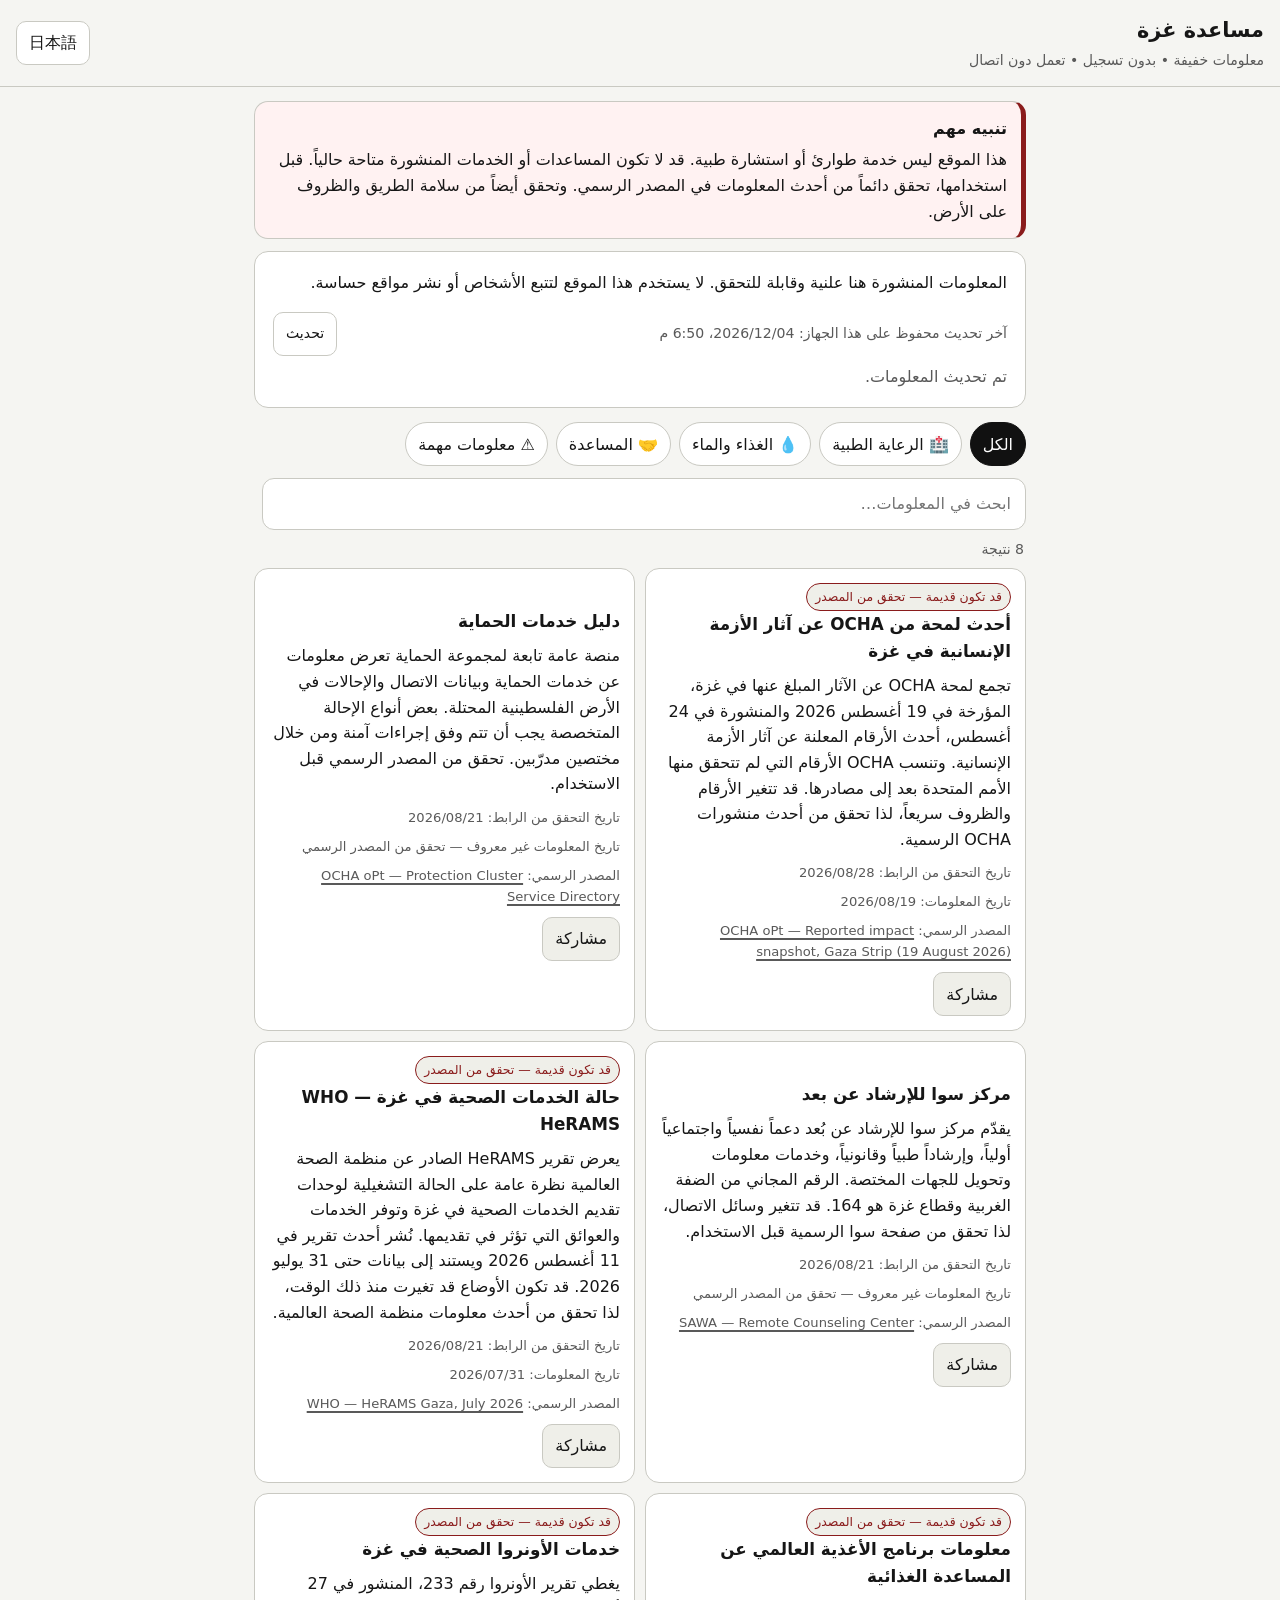
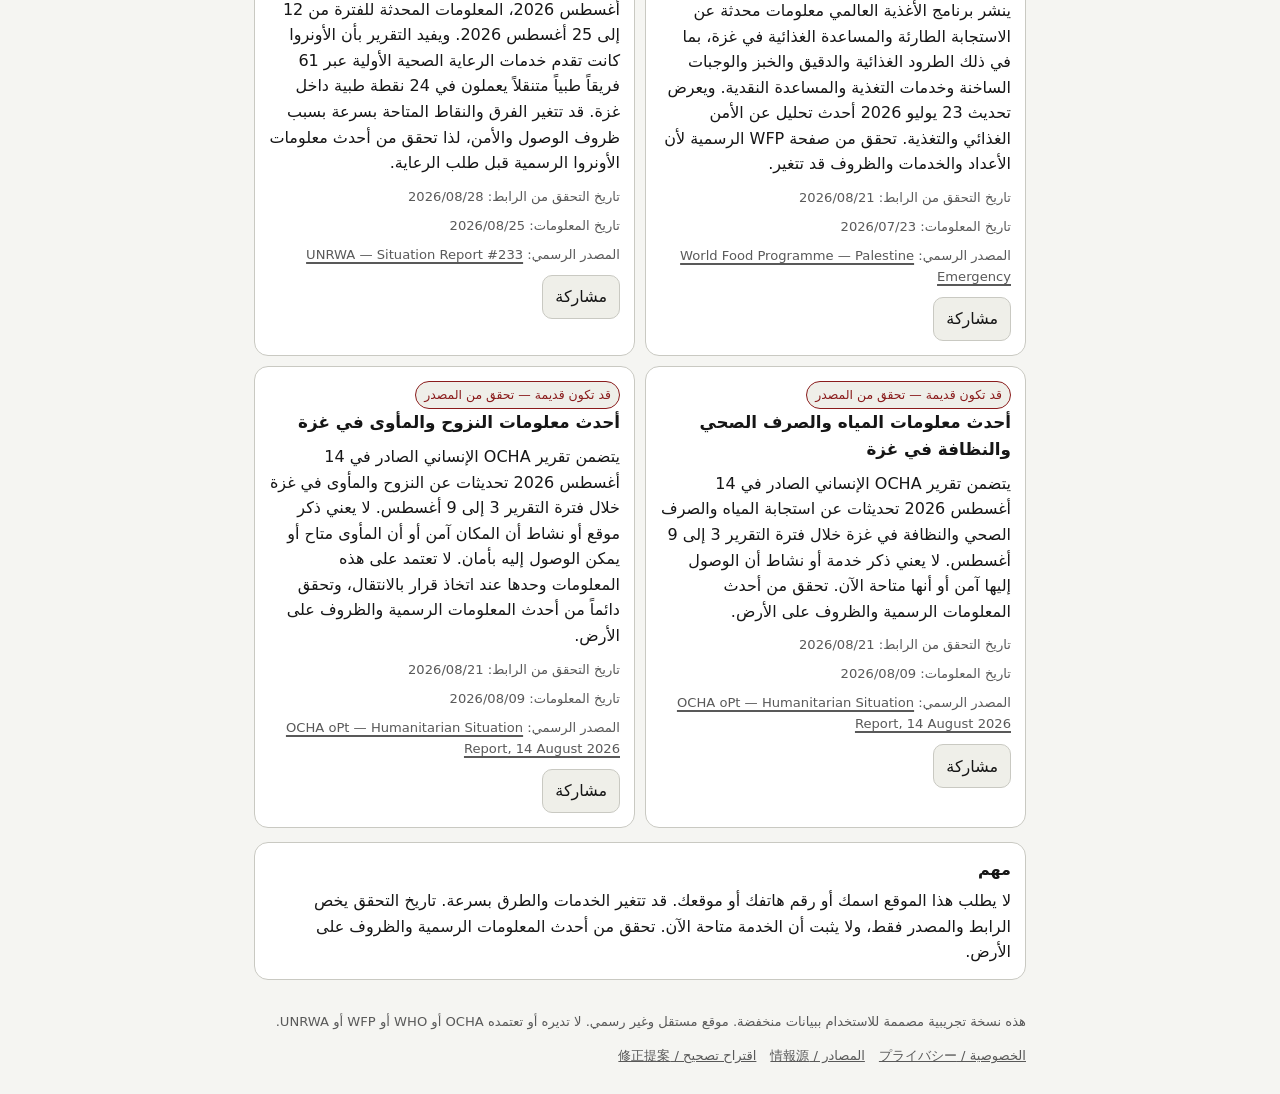
<file: index.html>
<!doctype html>
<html lang="ar" dir="rtl">
<head>
  <meta charset="utf-8">
  <meta name="viewport" content="width=device-width,initial-scale=1,viewport-fit=cover">
  <meta name="theme-color" content="#111111">
  <meta name="description" content="معلومات إنسانية عامة من مصادر رسمية لمساعدة الأشخاص المتأثرين بالأزمة في غزة.">
  <meta name="referrer" content="no-referrer">
  <meta http-equiv="Content-Security-Policy" content="default-src 'self'; script-src 'self'; style-src 'self'; img-src 'self'; connect-src 'self'; manifest-src 'self'; base-uri 'none'; form-action 'self'">
  <link rel="manifest" href="manifest.webmanifest">
  <link rel="icon" href="icon.svg" type="image/svg+xml">
  <link rel="stylesheet" href="styles.css">
  <title>مساعدة غزة</title>
</head>
<body>
  <a class="skip-link" href="#content">انتقل إلى المحتوى / 本文へ</a>
  <header class="topbar">
    <div><h1>مساعدة غزة</h1><p class="subtitle">معلومات خفيفة • بدون تسجيل • تعمل دون اتصال</p></div>
    <button id="langBtn" class="small-btn" type="button" aria-label="تغيير اللغة">日本語</button>
  </header>
  <main id="content">
    <noscript><section class="notice">يلزم JavaScript لعرض المعلومات. افتح صفحة المصادر أدناه. / 情報表示にはJavaScriptが必要です。下の情報源ページをご覧ください。</section></noscript>
    <section class="urgent" aria-labelledby="urgentTitle">
      <h2 id="urgentTitle">تنبيه مهم</h2>
      <p id="urgentText">هذا الموقع ليس خدمة طوارئ أو استشارة طبية. قد لا تكون المساعدات أو الخدمات المنشورة متاحة حالياً. قبل استخدامها، تحقق دائماً من أحدث المعلومات في المصدر الرسمي. وتحقق أيضاً من سلامة الطريق والظروف على الأرض.</p>
    </section>
    <section class="notice" id="offlineNotice" hidden aria-live="polite"><strong></strong> <span></span></section>
    <section class="hero">
      <p id="heroText">المعلومات المنشورة هنا علنية وقابلة للتحقق. لا يستخدم هذا الموقع لتتبع الأشخاص أو نشر مواقع حساسة.</p>
      <div class="meta-row"><span id="lastSync">—</span><button id="refreshBtn" class="small-btn" type="button">تحديث</button></div>
      <p id="freshnessSummary" class="freshness-summary" aria-live="polite"></p>
      <p id="statusMessage" class="status" role="status" aria-live="polite"></p>
    </section>
    <nav class="categories" aria-label="الفئات">
      <button class="cat active" type="button" data-category="all" aria-pressed="true">الكل</button>
      <button class="cat" type="button" data-category="medical" aria-pressed="false">🏥 الرعاية الطبية</button>
      <button class="cat" type="button" data-category="food" aria-pressed="false">💧 الغذاء والماء</button>
      <button class="cat" type="button" data-category="aid" aria-pressed="false">🤝 المساعدة</button>
      <button class="cat" type="button" data-category="important" aria-pressed="false">⚠️ معلومات مهمة</button>
    </nav>
    <div class="search-wrap"><label id="searchLabel" for="searchInput" class="visually-hidden">البحث</label><input id="searchInput" type="search" placeholder="ابحث في المعلومات…" autocomplete="off"><button id="clearSearchBtn" class="clear-search" type="button" hidden>مسح البحث</button></div>
    <p id="resultCount" class="result-count" aria-live="polite"></p>
    <section id="cards" class="cards" aria-labelledby="resultCount" aria-busy="true"></section>
    <section class="safety"><h2>مهم</h2><p></p></section>
  </main>
  <footer><p></p><nav class="footer-links" aria-label="روابط إضافية"><a href="privacy.html">الخصوصية / プライバシー</a><a href="sources.html">المصادر / 情報源</a><a href="https://github.com/chr03052-debug/gaza-help/issues/new/choose" rel="noreferrer">اقتراح تصحيح / 修正提案</a></nav></footer>
  <script src="app.js" defer></script>
</body>
</html>
</file>
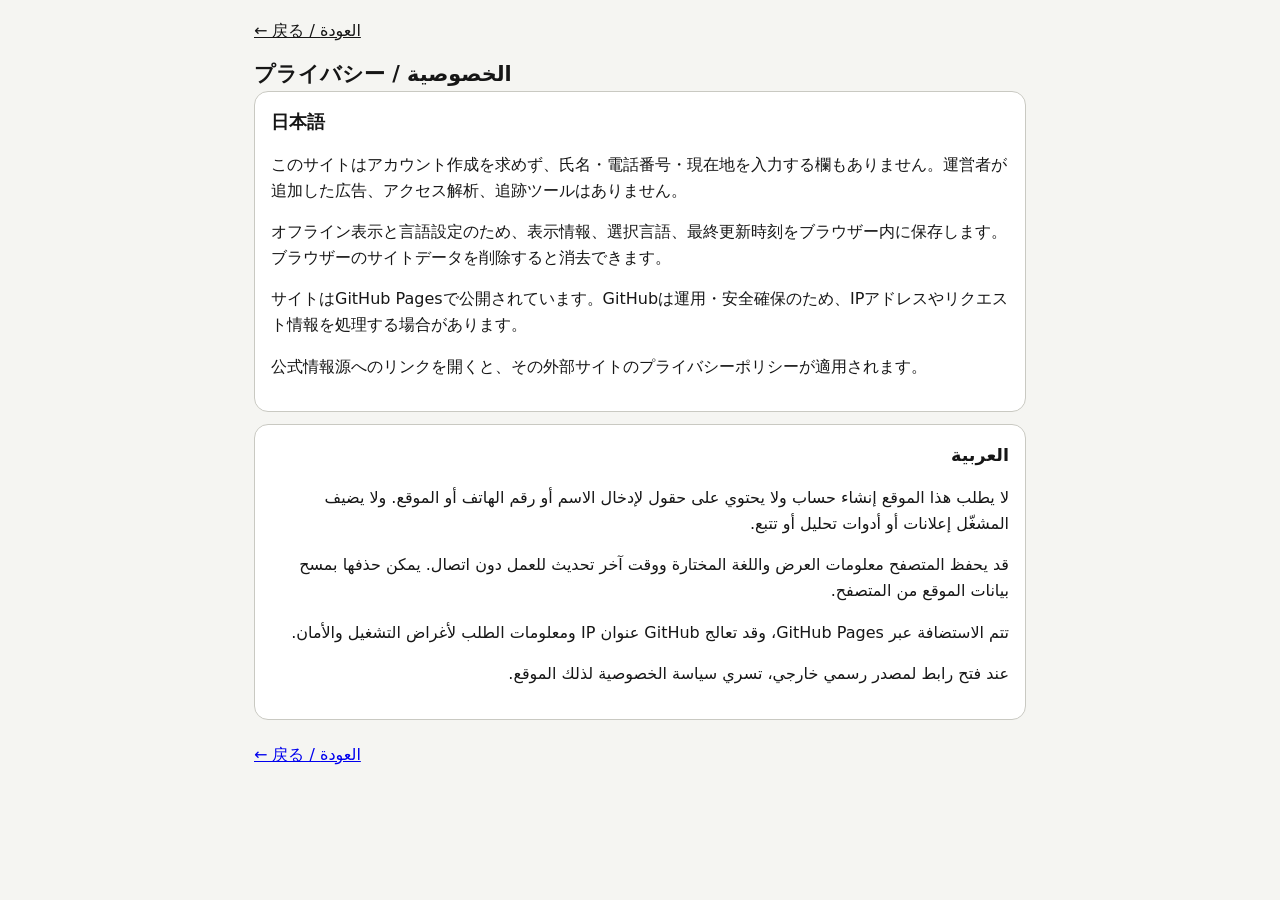
<file: privacy.html>
<!doctype html>
<html lang="ja">
<head>
  <meta charset="utf-8">
  <meta name="viewport" content="width=device-width,initial-scale=1">
  <meta name="referrer" content="no-referrer">
  <meta http-equiv="Content-Security-Policy" content="default-src 'self'; style-src 'self'; img-src 'self'; base-uri 'none'; form-action 'self'">
  <title>プライバシー / الخصوصية</title>
  <link rel="stylesheet" href="styles.css">
</head>
<body>
  <a class="skip-link" href="#content">本文へ / انتقل إلى المحتوى</a>
  <header class="page-header"><a href="./">← 戻る / العودة</a></header>
  <main id="content" class="page-content">
    <h1>プライバシー / الخصوصية</h1>
    <section class="language-block" lang="ja">
      <h2>日本語</h2>
      <p>このサイトはアカウント作成を求めず、氏名・電話番号・現在地を入力する欄もありません。運営者が追加した広告、アクセス解析、追跡ツールはありません。</p>
      <p>オフライン表示と言語設定のため、表示情報、選択言語、最終更新時刻をブラウザー内に保存します。ブラウザーのサイトデータを削除すると消去できます。</p>
      <p>サイトはGitHub Pagesで公開されています。GitHubは運用・安全確保のため、IPアドレスやリクエスト情報を処理する場合があります。</p>
      <p>公式情報源へのリンクを開くと、その外部サイトのプライバシーポリシーが適用されます。</p>
    </section>
    <section class="language-block" lang="ar" dir="rtl">
      <h2>العربية</h2>
      <p>لا يطلب هذا الموقع إنشاء حساب ولا يحتوي على حقول لإدخال الاسم أو رقم الهاتف أو الموقع. ولا يضيف المشغّل إعلانات أو أدوات تحليل أو تتبع.</p>
      <p>قد يحفظ المتصفح معلومات العرض واللغة المختارة ووقت آخر تحديث للعمل دون اتصال. يمكن حذفها بمسح بيانات الموقع من المتصفح.</p>
      <p>تتم الاستضافة عبر GitHub Pages، وقد تعالج GitHub عنوان IP ومعلومات الطلب لأغراض التشغيل والأمان.</p>
      <p>عند فتح رابط لمصدر رسمي خارجي، تسري سياسة الخصوصية لذلك الموقع.</p>
    </section>
    <a class="back-link" href="./">← 戻る / العودة</a>
  </main>
</body>
</html>
</file>
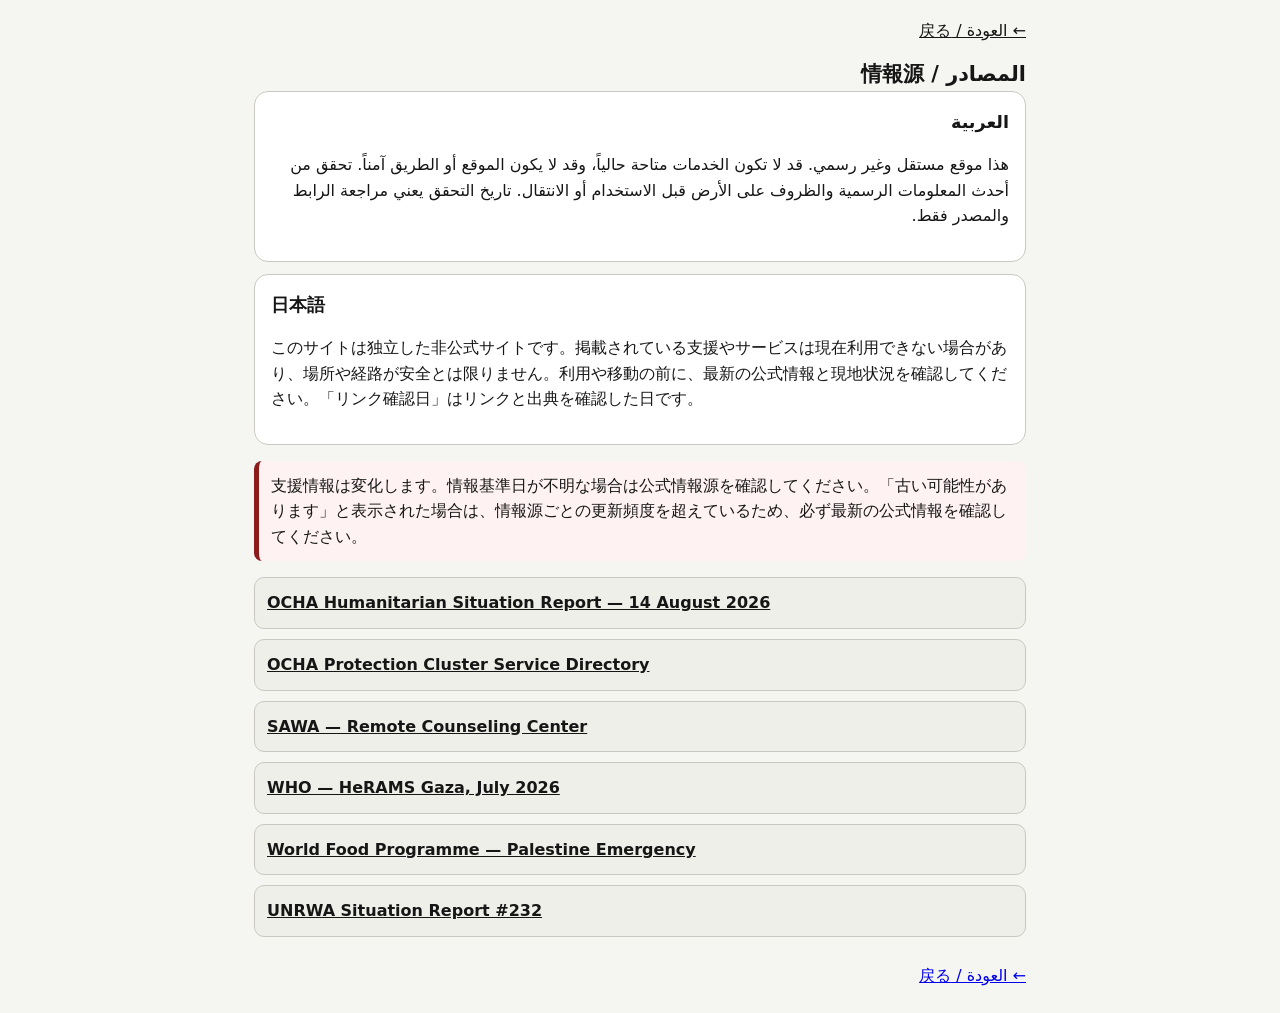
<file: sources.html>
<!doctype html>
<html lang="ar" dir="rtl">
<head>
  <meta charset="utf-8">
  <meta name="viewport" content="width=device-width,initial-scale=1">
  <meta name="referrer" content="no-referrer">
  <meta http-equiv="Content-Security-Policy" content="default-src 'self'; style-src 'self'; img-src 'self'; base-uri 'none'; form-action 'self'">
  <title>المصادر / 情報源</title>
  <link rel="stylesheet" href="styles.css">
</head>
<body>
  <a class="skip-link" href="#content">انتقل إلى المحتوى / 本文へ</a>
  <header class="page-header"><a href="./">← العودة / 戻る</a></header>
  <main id="content" class="page-content">
    <h1>المصادر / 情報源</h1>
    <section class="language-block" lang="ar" dir="rtl"><h2>العربية</h2><p>هذا موقع مستقل وغير رسمي. قد لا تكون الخدمات متاحة حالياً، وقد لا يكون الموقع أو الطريق آمناً. تحقق من أحدث المعلومات الرسمية والظروف على الأرض قبل الاستخدام أو الانتقال. تاريخ التحقق يعني مراجعة الرابط والمصدر فقط.</p></section>
    <section class="language-block" lang="ja" dir="ltr"><h2>日本語</h2><p>このサイトは独立した非公式サイトです。掲載されている支援やサービスは現在利用できない場合があり、場所や経路が安全とは限りません。利用や移動の前に、最新の公式情報と現地状況を確認してください。「リンク確認日」はリンクと出典を確認した日です。</p></section>
    <p class="review-note" lang="ja" dir="ltr">支援情報は変化します。情報基準日が不明な場合は公式情報源を確認してください。「古い可能性があります」と表示された場合は、情報源ごとの更新頻度を超えているため、必ず最新の公式情報を確認してください。</p>
    <ul class="source-list">
      <li><a href="https://www.ochaopt.org/content/humanitarian-situation-report-14-august-2026" target="_blank" rel="noopener noreferrer">OCHA Humanitarian Situation Report — 14 August 2026</a></li>
      <li><a href="https://www.ochaopt.org/page/protection-cluster-service-directory-dashboard" target="_blank" rel="noopener noreferrer">OCHA Protection Cluster Service Directory</a></li>
      <li><a href="https://sawa.ps/ar/program/1" target="_blank" rel="noopener noreferrer">SAWA — Remote Counseling Center</a></li>
      <li><a href="https://www.who.int/publications/m/item/herams-opt-gaza-infographics-2026-07" target="_blank" rel="noopener noreferrer">WHO — HeRAMS Gaza, July 2026</a></li>
      <li><a href="https://www.wfp.org/emergencies/palestine-emergency" target="_blank" rel="noopener noreferrer">World Food Programme — Palestine Emergency</a></li>
      <li><a href="https://www.unrwa.org/sites/default/files/content/resources/downloads_unrwa_gaza_sitrep_232.pdf" target="_blank" rel="noopener noreferrer">UNRWA Situation Report #232</a></li>
    </ul>
    <a class="back-link" href="./">← العودة / 戻る</a>
  </main>
</body>
</html>
</file>
<file: styles.css>
:root{--bg:#f5f5f2;--panel:#fff;--text:#161616;--muted:#595959;--border:#c9c9c2;--accent:#111;--soft:#efefe9;--danger:#8a1c1c;--danger-bg:#fff2f2;--focus:#0b63ce}*{box-sizing:border-box}html{background:var(--bg);scroll-behavior:smooth}body{margin:0;font-family:system-ui,-apple-system,"Segoe UI",Arial,sans-serif;background:var(--bg);color:var(--text);line-height:1.6}button,input{font:inherit}button{cursor:pointer}.skip-link{position:fixed;inset-block-start:8px;inset-inline-start:8px;z-index:100;transform:translateY(-150%);background:#fff;color:#000;padding:10px;border:2px solid var(--focus);border-radius:8px}.skip-link:focus{transform:none}.topbar{position:sticky;top:0;z-index:20;display:flex;gap:12px;align-items:center;justify-content:space-between;padding:14px 16px;background:rgba(245,245,242,.97);border-bottom:1px solid var(--border)}h1{font-size:1.3rem;margin:0}.subtitle{margin:2px 0 0;color:var(--muted);font-size:.88rem}main,footer{max-width:800px;margin:auto;padding:14px}.hero,.notice,.safety,.urgent{background:var(--panel);border:1px solid var(--border);border-radius:14px;padding:14px}.urgent{border-inline-start:5px solid var(--danger);background:var(--danger-bg);margin-bottom:12px}.urgent h2,.safety h2{font-size:1rem;margin:0 0 6px}.urgent p,.safety p{margin:0}.notice{margin-bottom:12px}.hero p:first-child{margin-top:0}.meta-row{display:flex;align-items:center;justify-content:space-between;gap:10px;color:var(--muted);font-size:.88rem}.status{min-height:1.5em;margin:8px 0 0;color:var(--muted)}.small-btn,.cat,.action{min-height:44px;border:1px solid var(--border);background:var(--panel);color:var(--text);border-radius:10px;padding:8px 12px}.small-btn:disabled{cursor:wait;opacity:.6}.categories{display:flex;gap:8px;overflow:auto;padding:14px 0 8px}.cat{flex:0 0 auto;border-radius:999px}.cat.active{background:var(--accent);color:#fff;border-color:var(--accent)}button:focus-visible,input:focus-visible,a:focus-visible{outline:3px solid var(--focus);outline-offset:3px}.search-wrap{padding:4px 0 4px}#searchInput{width:100%;min-height:48px;border:1px solid var(--border);background:var(--panel);color:var(--text);border-radius:12px;padding:12px 14px}.result-count{margin:4px 2px 8px;color:var(--muted);font-size:.88rem}.cards{display:grid;gap:10px}.card{background:var(--panel);border:1px solid var(--border);border-radius:14px;padding:14px}.card h2{margin:0 0 8px;font-size:1.05rem}.card p{margin:0 0 10px;white-space:pre-line}.card-meta,.source{font-size:.82rem;color:var(--muted);margin-bottom:8px}.badge-row{min-height:25px}.badge{display:inline-block;font-size:.78rem;border:1px solid var(--border);border-radius:999px;padding:3px 8px;background:var(--soft)}.badge.stale{color:var(--danger);border-color:var(--danger)}.card-actions{display:flex;gap:8px;flex-wrap:wrap;margin-top:10px}.action{background:var(--soft)}.source-link{color:inherit;text-decoration-thickness:2px;text-underline-offset:3px;overflow-wrap:anywhere}.empty{padding:24px;text-align:center;color:var(--muted);border:1px dashed var(--border);border-radius:14px}.safety{margin-top:14px}footer{padding-top:4px;padding-bottom:28px;color:var(--muted);font-size:.82rem}.footer-links{display:flex;gap:14px;flex-wrap:wrap}.footer-links a{color:inherit}.visually-hidden{position:absolute;width:1px;height:1px;padding:0;margin:-1px;overflow:hidden;clip:rect(0,0,0,0);white-space:nowrap;border:0}@media(min-width:700px){.cards{grid-template-columns:1fr 1fr}.hero{padding:18px}}@media(prefers-reduced-motion:reduce){html{scroll-behavior:auto}*{animation:none!important;transition:none!important}}@media(forced-colors:active){.cat.active{border:3px solid ButtonText}}.page-header{max-width:800px;margin:auto;padding:18px 14px 0}.page-header a{color:inherit}.page-content{max-width:800px;margin:auto;padding:14px}.language-block{background:var(--panel);border:1px solid var(--border);border-radius:14px;padding:16px;margin-bottom:12px}.language-block h2{margin-top:0;font-size:1.1rem}.source-list{list-style:none;padding:0;display:grid;gap:10px}.source-list li{background:var(--soft);border:1px solid var(--border);border-radius:10px;padding:12px;direction:ltr;text-align:left}.source-list a{color:var(--text);font-weight:600;overflow-wrap:anywhere}.review-note{border-inline-start:5px solid var(--danger);background:var(--danger-bg);padding:12px;border-radius:8px}.back-link{display:inline-block;min-height:44px;padding:10px 0}
.freshness-summary{margin:8px 0 0;color:var(--muted);font-size:.88rem}.search-wrap{display:grid;grid-template-columns:1fr auto;gap:8px}.clear-search{min-height:48px;border:1px solid var(--border);border-radius:12px;background:var(--soft);color:var(--text);padding:8px 12px}.clear-search[hidden]{display:none}@media(max-width:420px){.search-wrap{grid-template-columns:1fr}.clear-search{width:100%}}
</file>
